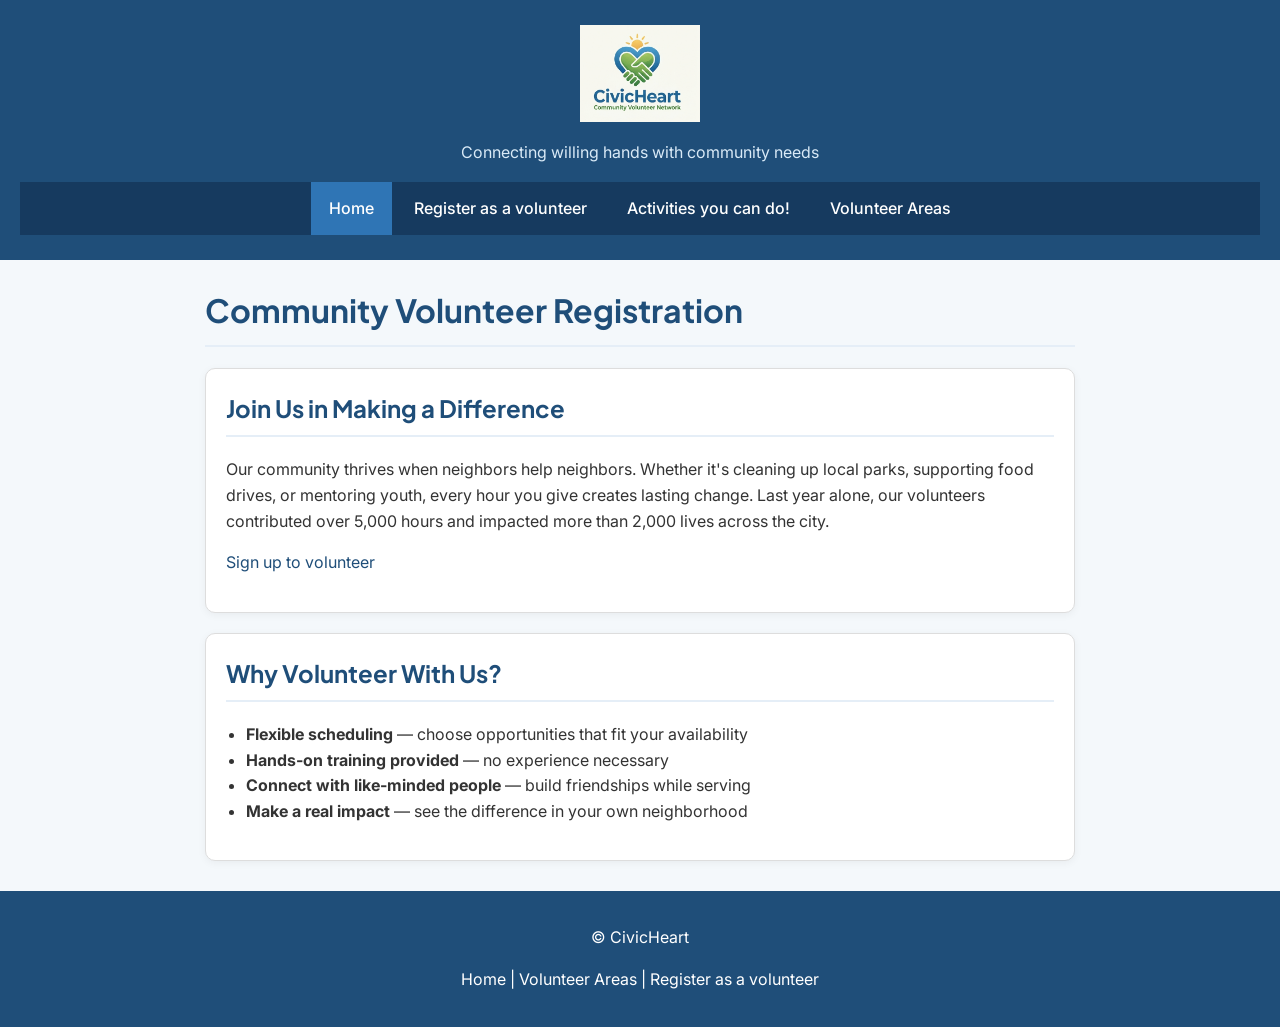
<file: HTML-Jesse/index.html>
<!DOCTYPE html>
<html lang="en">
<head>
  <meta charset="UTF-8">
  <meta name="viewport" content="width=device-width, initial-scale=1.0">
  <title>Welcome to CivicHeart</title>
  <link rel="stylesheet" href="style_Migi.css">
  <script src="script.js" defer></script>
</head>
<body>

  <header>
    <div class="site-branding">
      <a href="index.html">
        <img src="images/civilogo.png" alt="CivicHeart Logo" class="site-logo">
      </a>
      <p class="tagline">Connecting willing hands with community needs</p>
    </div>


    <nav aria-label="Main navigation">
      <ul>
        <li><a href="index.html" aria-current="page">Home</a></li>
        <li><a href="register.html">Register as a volunteer</a></li>
        <li><a href="activities.html">Activities you can do!</a></li>
        <li><a href="about.html">Volunteer Areas</a></li>
        <!-- we can add pages like contacts,etc -->
      </ul>
    </nav>
  </header>

  <main>

    <h1>Community Volunteer Registration</h1>

    <section aria-labelledby="intro-heading">
      <h2 id="intro-heading"> Join Us in Making a Difference</h2>
      <p>Our community thrives when neighbors help neighbors. Whether it's cleaning up local parks, supporting food drives, or mentoring youth, every hour you give creates lasting change. Last year alone, our volunteers contributed over 5,000 hours and impacted more than 2,000 lives across the city.</p>

      <p><a href="register.html">Sign up to volunteer</a></p>
    </section>

    <section aria-labelledby="highlights-heading">
      <h2 id="highlights-heading">Why Volunteer With Us?</h2>
        <ul>
        <li><strong>Flexible scheduling</strong> — choose opportunities that fit your availability</li>
        <li><strong>Hands-on training provided</strong> — no experience necessary</li>
        <li><strong>Connect with like-minded people</strong> — build friendships while serving</li>
        <li><strong>Make a real impact</strong> — see the difference in your own neighborhood</li>
      </ul> 
    </section>
  </main>

  <footer>
    <p>&copy; CivicHeart</p>
    <p>
      <a href="index.html">Home</a> |
      <a href="about.html">Volunteer Areas</a> |
      <a href="register.html">Register as a volunteer</a>
    </p>
  </footer>

</body>
</html>
</file>
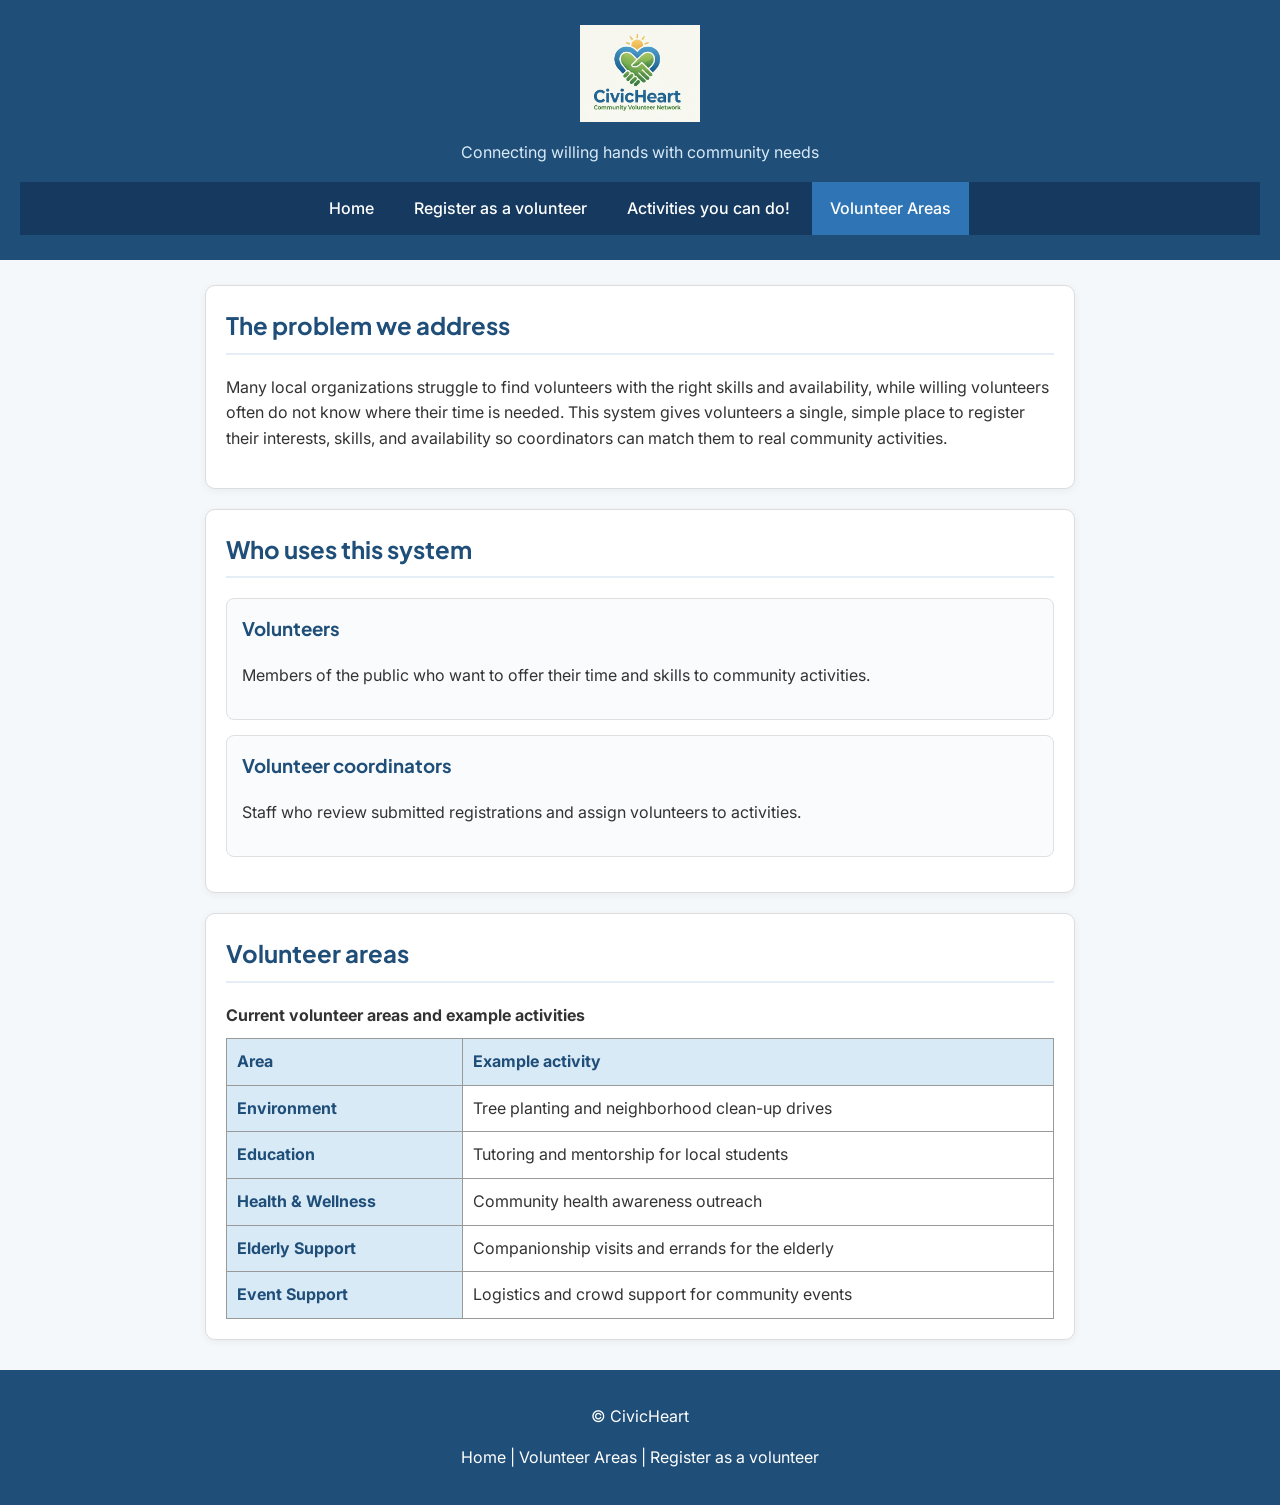
<file: HTML-Jesse/about.html>
<!DOCTYPE html>
<html lang="en">
<head>
  <meta charset="UTF-8">
  <meta name="viewport" content="width=device-width, initial-scale=1.0">
  <title>About Us</title>
  <link rel="stylesheet" href="style_Migi.css">
  <script src="script.js" defer></script>
</head>
<body>


  <header>
    <div class="site-branding">
      <a href="index.html">
        <img src="images/civilogo.png" alt="CivicHeart Logo" class="site-logo">
      </a>
      <p class="tagline">Connecting willing hands with community needs</p>
    </div>

    <nav aria-label="Main navigation">
      <ul>
        <li><a href="index.html">Home</a></li>
        <li><a href="register.html">Register as a volunteer</a></li>
        <li><a href="activities.html">Activities you can do!</a></li>
        <li><a href="about.html" aria-current="page">Volunteer Areas</a></li>
      </ul>
    </nav>
  </header>

  <main id="main-content">

    <section aria-labelledby="problem-heading">
      <h2 id="problem-heading">The problem we address</h2>
      <p>
        Many local organizations struggle to find volunteers with the right skills and
        availability, while willing volunteers often do not know where their time is
        needed. This system gives volunteers a single, simple place to register their
        interests, skills, and availability so coordinators can match them to real
        community activities.
      </p>
    </section>

    <section aria-labelledby="users-heading">
      <h2 id="users-heading">Who uses this system</h2>
      <article>
        <h3>Volunteers</h3>
        <p>Members of the public who want to offer their time and skills to community activities.</p>
      </article>
      <article>
        <h3>Volunteer coordinators</h3>
        <p>Staff who review submitted registrations and assign volunteers to activities.</p>
      </article>
    </section>

    <section aria-labelledby="areas-heading">
      <h2 id="areas-heading">Volunteer areas</h2>
      <table>
        <caption>Current volunteer areas and example activities</caption>
        <thead>
          <tr>
            <th scope="col">Area</th>
            <th scope="col">Example activity</th>
          </tr>
        </thead>
        <tbody>
          <tr>
            <th scope="row">Environment</th>
            <td>Tree planting and neighborhood clean-up drives</td>
          </tr>
          <tr>
            <th scope="row">Education</th>
            <td>Tutoring and mentorship for local students</td>
          </tr>
          <tr>
            <th scope="row">Health &amp; Wellness</th>
            <td>Community health awareness outreach</td>
          </tr>
          <tr>
            <th scope="row">Elderly Support</th>
            <td>Companionship visits and errands for the elderly</td>
          </tr>
          <tr>
            <th scope="row">Event Support</th>
            <td>Logistics and crowd support for community events</td>
          </tr>
        </tbody>
      </table>
    </section>

  </main>

  <footer>
    <p>&copy; CivicHeart</p>
    <p>
      <a href="index.html">Home</a> |
      <a href="about.html">Volunteer Areas</a> |
      <a href="register.html">Register as a volunteer</a>
    </p>
  </footer>

</body>
</html>
</file>
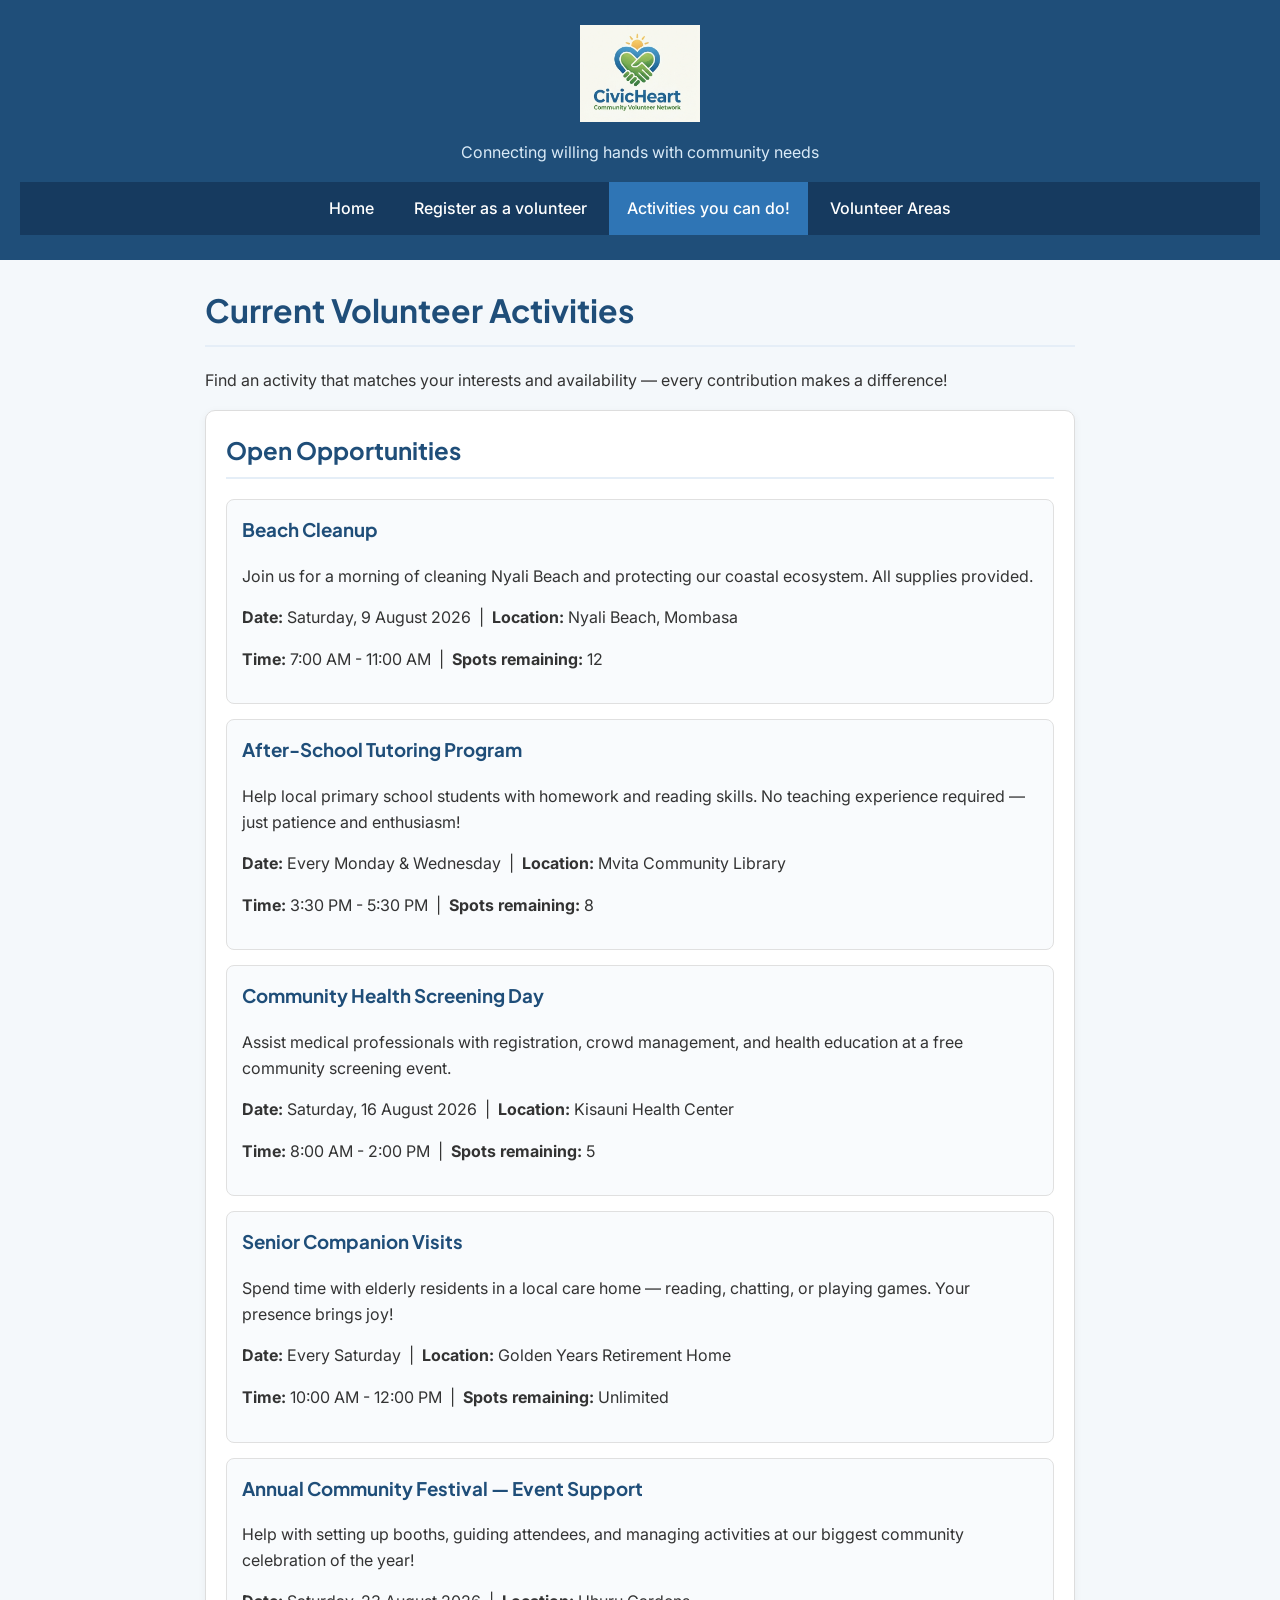
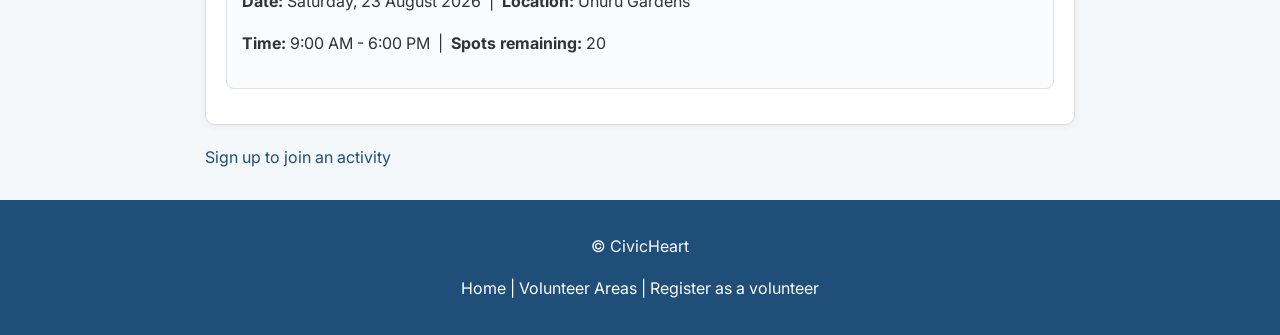
<file: HTML-Jesse/activities.html>
<!DOCTYPE html>
<html lang="en">
<head>
  <meta charset="UTF-8">
  <meta name="viewport" content="width=device-width, initial-scale=1.0">
  <title>Community Volunteer Activities</title>
  <link rel="stylesheet" href="style_Migi.css">
  <script src="script.js" defer></script>
</head>
<body>

  <header>
    <div class="site-branding">
      <a href="index.html">
        <img src="images/civilogo.png" alt="CivicHeart Logo" class="site-logo">
      </a>
      <p class="tagline">Connecting willing hands with community needs</p>
    </div>
    <nav aria-label="Main navigation">
      <ul>
        <li><a href="index.html">Home</a></li>
        <li><a href="register.html">Register as a volunteer</a></li>
        <li><a href="activities.html" aria-current="page">Activities you can do!</a></li>
        <li><a href="about.html">Volunteer Areas</a></li>
      </ul>
    </nav>
  </header>

  <main>
    <h1>Current Volunteer Activities</h1>
    <p>Find an activity that matches your interests and availability — every contribution makes a difference!</p>

    <section aria-labelledby="activities-heading">
      <h2 id="activities-heading">Open Opportunities</h2>

      <!-- Card 1 -->
      <article data-category="environment">
        <h3>Beach Cleanup</h3>
        <p>Join us for a morning of cleaning Nyali Beach and protecting our coastal ecosystem. All supplies provided.</p>
        <p><strong>Date:</strong> Saturday, 9 August 2026 &nbsp;|&nbsp; <strong>Location:</strong> Nyali Beach, Mombasa</p>
        <p><strong>Time:</strong> 7:00 AM - 11:00 AM &nbsp;|&nbsp; <strong>Spots remaining:</strong> 12</p>
      </article>

      <!-- Card 2 -->
      <article data-category="education">
        <h3>After-School Tutoring Program</h3>
        <p>Help local primary school students with homework and reading skills. No teaching experience required — just patience and enthusiasm!</p>
        <p><strong>Date:</strong> Every Monday &amp; Wednesday &nbsp;|&nbsp; <strong>Location:</strong> Mvita Community Library</p>
        <p><strong>Time:</strong> 3:30 PM - 5:30 PM &nbsp;|&nbsp; <strong>Spots remaining:</strong> 8</p>
      </article>

      <!-- Card 3 -->
      <article data-category="health">
        <h3>Community Health Screening Day</h3>
        <p>Assist medical professionals with registration, crowd management, and health education at a free community screening event.</p>
        <p><strong>Date:</strong> Saturday, 16 August 2026 &nbsp;|&nbsp; <strong>Location:</strong> Kisauni Health Center</p>
        <p><strong>Time:</strong> 8:00 AM - 2:00 PM &nbsp;|&nbsp; <strong>Spots remaining:</strong> 5</p>
      </article>
      <!-- Card 4 -->
      <article data-category="elderly-support">
        <h3>Senior Companion Visits</h3>
        <p>Spend time with elderly residents in a local care home — reading, chatting, or playing games. Your presence brings joy!</p>
        <p><strong>Date:</strong> Every Saturday &nbsp;|&nbsp; <strong>Location:</strong> Golden Years Retirement Home</p>
        <p><strong>Time:</strong> 10:00 AM - 12:00 PM &nbsp;|&nbsp; <strong>Spots remaining:</strong> Unlimited</p>
      </article>

      <!-- Card 5 -->
      <article data-category="event-support">
        <h3>Annual Community Festival — Event Support</h3>
        <p>Help with setting up booths, guiding attendees, and managing activities at our biggest community celebration of the year!</p>
        <p><strong>Date:</strong> Saturday, 23 August 2026 &nbsp;|&nbsp; <strong>Location:</strong> Uhuru Gardens</p>
        <p><strong>Time:</strong> 9:00 AM - 6:00 PM &nbsp;|&nbsp; <strong>Spots remaining:</strong> 20</p>
      </article>

    </section>

    <p><a href="register.html">Sign up to join an activity</a></p>
  </main>

  <footer>
    <p>&copy; CivicHeart</p>
    <p>
      <a href="index.html">Home</a> |
      <a href="about.html">Volunteer Areas</a> |
      <a href="register.html">Register as a volunteer</a>
    </p>
  </footer>

</body>
</html>
</file>
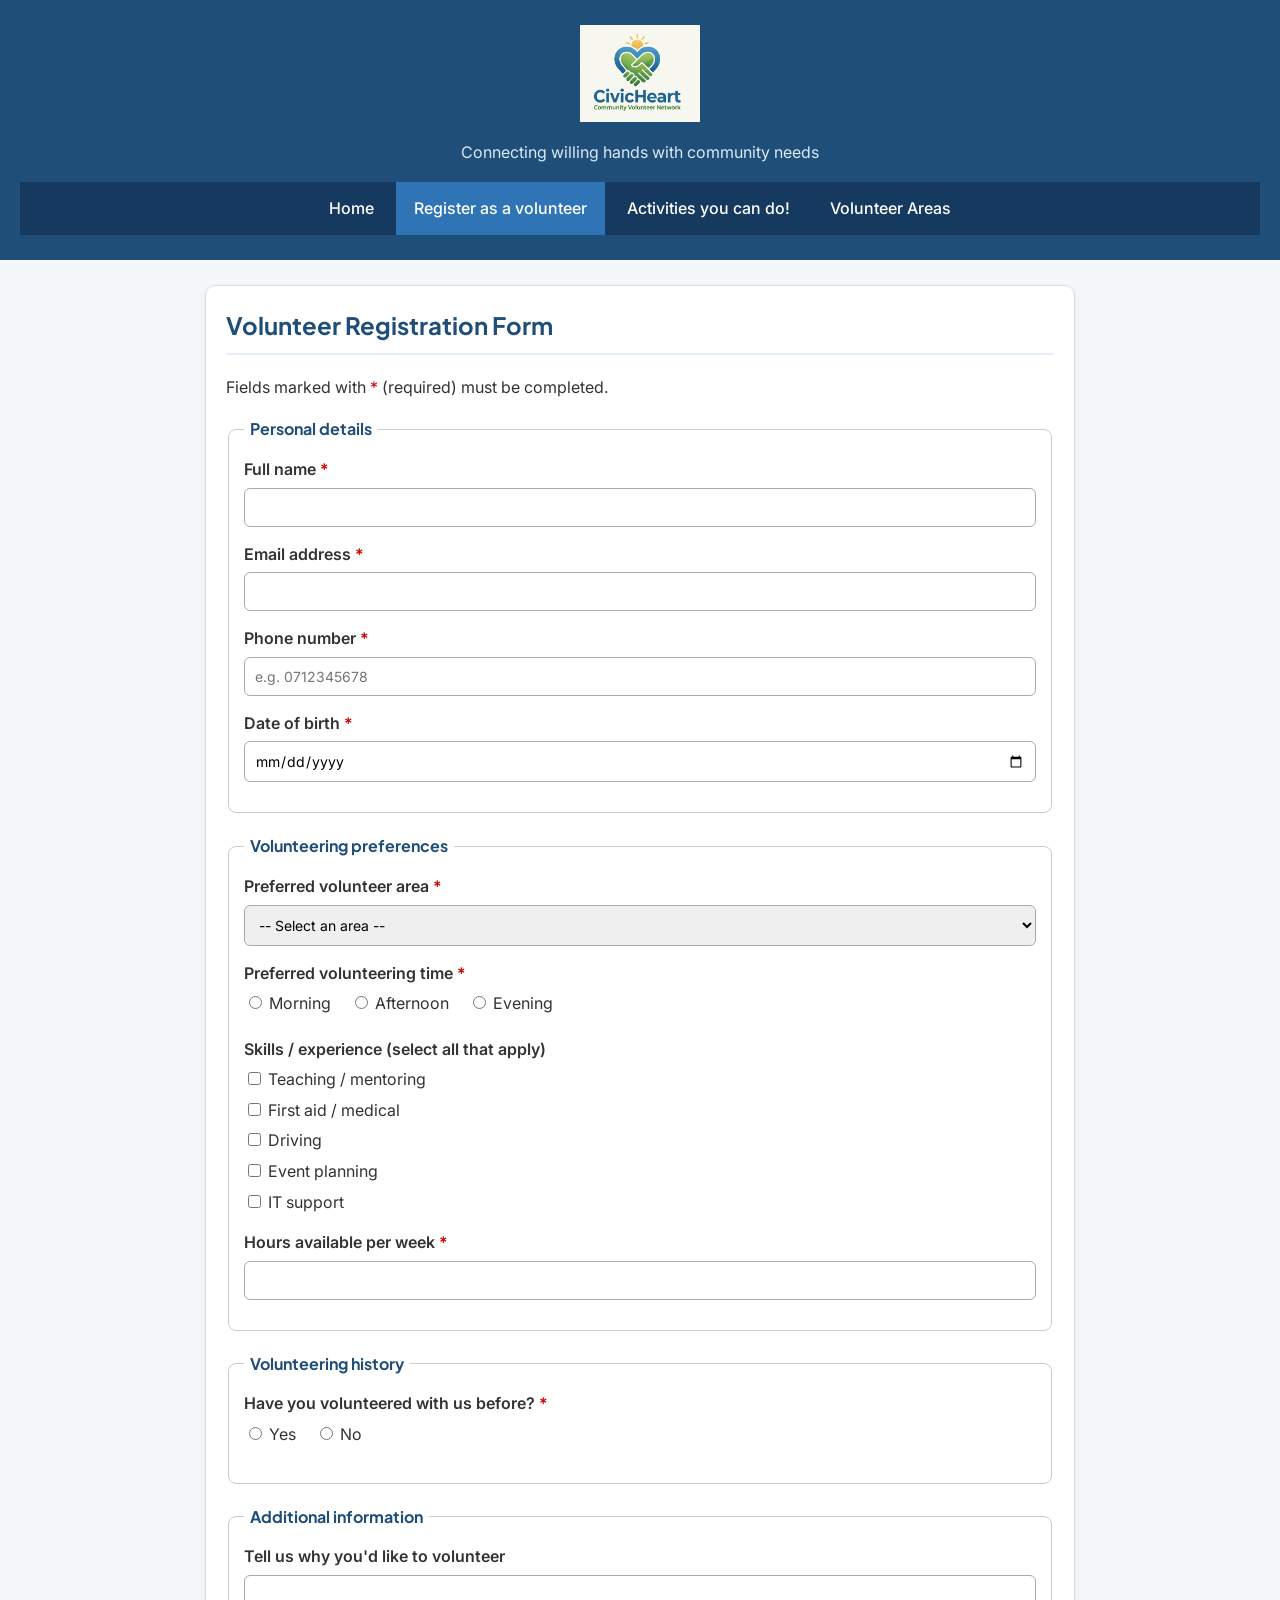
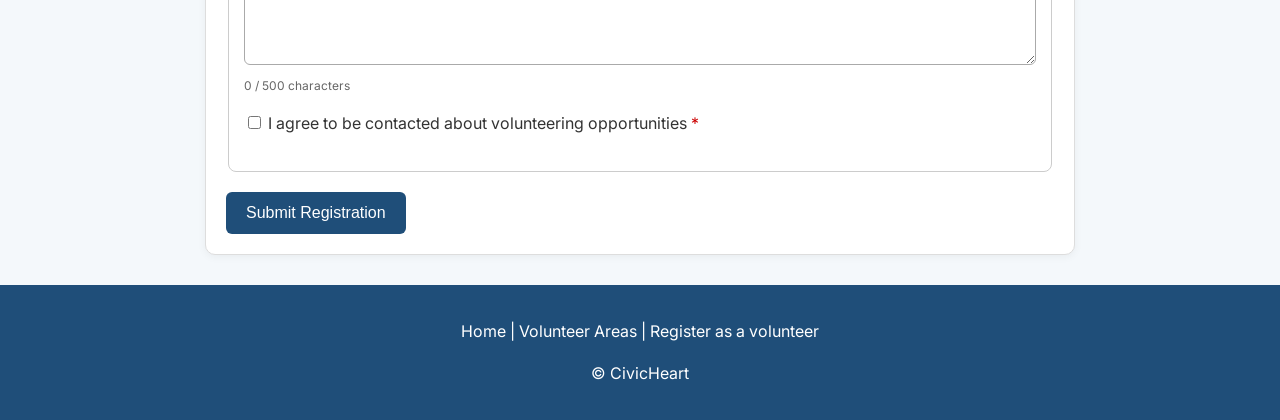
<file: HTML-Jesse/register.html>
<!DOCTYPE html>
<html lang="en">
<head>
  <meta charset="UTF-8">
  <meta name="viewport" content="width=device-width, initial-scale=1.0">
  <title>Volunteer Registration</title>
  <link rel="stylesheet" href="style_Migi.css">
  <script src="script.js" defer></script>
</head>
<body>
  <header>
    <div class="site-branding">
      <a href="index.html">
        <img src="images/civilogo.png" alt="CivicHeart Logo" class="site-logo">
      </a>
      <p class="tagline">Connecting willing hands with community needs</p>
    </div>
    <nav aria-label="Main navigation">
      <ul>
        <li><a href="index.html">Home</a></li>
        <li><a href="register.html" aria-current="page">Register as a volunteer</a></li>
        <li><a href="activities.html">Activities you can do!</a></li>
        <li><a href="about.html">Volunteer Areas</a></li>
      </ul>
    </nav>
  </header>

  <main id="main-content">

    <section aria-labelledby="form-heading">
      <h2 id="form-heading">Volunteer Registration Form</h2>
      <p>
        Fields marked with <span class="required" aria-hidden="true">*</span>
        <span class="visually-hidden">(required)</span> must be completed.
      </p>

      
      <div id="form-status" role="status" aria-live="polite" class="form-status"></div>

      <form id="volunteer-form" action="process.php" method="post" novalidate>

        <fieldset>
          <legend>Personal details</legend>

          <div class="form-field">
            <label for="full-name">Full name <span class="required" aria-hidden="true">*</span></label>
            <input type="text" id="full-name" name="full_name" required>
            <span class="error-message" id="full-name-error" aria-live="polite"></span>
          </div>

          <div class="form-field">
            <label for="email">Email address <span class="required" aria-hidden="true">*</span></label>
            <input type="email" id="email" name="email" required>
            <span class="error-message" id="email-error" aria-live="polite"></span>
          </div>

          <div class="form-field">
            <label for="phone">Phone number <span class="required" aria-hidden="true">*</span></label>
            <input type="tel" id="phone" name="phone" placeholder="e.g. 0712345678" required>
            <span class="error-message" id="phone-error" aria-live="polite"></span>
          </div>

          <div class="form-field">
            <label for="dob">Date of birth <span class="required" aria-hidden="true">*</span></label>
            <input type="date" id="dob" name="date_of_birth" required>
            <span class="error-message" id="dob-error" aria-live="polite"></span>
          </div>
        </fieldset>

        <fieldset>
          <legend>Volunteering preferences</legend>

          <div class="form-field">
            <label for="area">Preferred volunteer area <span class="required" aria-hidden="true">*</span></label>
            <select id="area" name="volunteer_area" required>
              <option value="">-- Select an area --</option>
              <option value="environment">Environment</option>
              <option value="education">Education</option>
              <option value="health">Health &amp; Wellness</option>
              <option value="elderly-support">Elderly Support</option>
              <option value="event-support">Event Support</option>
            </select>
            <span class="error-message" id="area-error" aria-live="polite"></span>
          </div>

          <div class="form-field">
            <span class="group-label">Preferred volunteering time <span class="required" aria-hidden="true">*</span></span>
            <div class="radio-group" role="radiogroup" aria-label="Preferred volunteering time">
              <label><input type="radio" name="preferred_time" value="morning" required> Morning</label>
              <label><input type="radio" name="preferred_time" value="afternoon" required> Afternoon</label>
              <label><input type="radio" name="preferred_time" value="evening" required> Evening</label>
            </div>
            <span class="error-message" id="preferred-time-error" aria-live="polite"></span>
          </div>

          <div class="form-field">
            <span class="group-label">Skills / experience (select all that apply)</span>
            <div class="checkbox-group">
              <label><input type="checkbox" name="skills[]" value="teaching"> Teaching / mentoring</label>
              <label><input type="checkbox" name="skills[]" value="first-aid" id="skill-first-aid"> First aid / medical</label>
              <label><input type="checkbox" name="skills[]" value="driving"> Driving</label>
              <label><input type="checkbox" name="skills[]" value="event-planning"> Event planning</label>
              <label><input type="checkbox" name="skills[]" value="it-support"> IT support</label>
            </div>
          </div>

          
          <div class="form-field" id="certification-field" hidden>
            <label for="certification">First aid / medical certification details <span class="required" aria-hidden="true">*</span></label>
            <input type="text" id="certification" name="certification_details">
            <span class="error-message" id="certification-error" aria-live="polite"></span>
          </div>

          <div class="form-field">
            <label for="hours">Hours available per week <span class="required" aria-hidden="true">*</span></label>
            <input type="number" id="hours" name="hours_per_week" min="1" max="40" required>
            <span class="error-message" id="hours-error" aria-live="polite"></span>
          </div>
        </fieldset>

        <fieldset>
          <legend>Volunteering history</legend>

          <div class="form-field">
            <span class="group-label">Have you volunteered with us before? <span class="required" aria-hidden="true">*</span></span>
            <div class="radio-group" role="radiogroup" aria-label="Previous volunteering experience">
              <label><input type="radio" name="volunteered_before" value="yes" id="volunteered-yes" required> Yes</label>
              <label><input type="radio" name="volunteered_before" value="no" id="volunteered-no" required> No</label>
            </div>
            <span class="error-message" id="volunteered-before-error" aria-live="polite"></span>
          </div>

          
          <div class="form-field" id="previous-org-field" hidden>
            <label for="previous-org">Which organization did you volunteer with? <span class="required" aria-hidden="true">*</span></label>
            <input type="text" id="previous-org" name="previous_organization">
            <span class="error-message" id="previous-org-error" aria-live="polite"></span>
          </div>
        </fieldset>

        <fieldset>
          <legend>Additional information</legend>

          <div class="form-field">
            <label for="message">Tell us why you'd like to volunteer</label>
            <textarea id="message" name="message" rows="4" maxlength="500"></textarea>
            <span class="char-count" id="message-count" aria-live="polite">0 / 500 characters</span>
          </div>

          <div class="form-field checkbox-field">
            <label>
              <input type="checkbox" id="agree-terms" name="agree_terms" required>
              I agree to be contacted about volunteering opportunities <span class="required" aria-hidden="true">*</span>
            </label>
            <span class="error-message" id="agree-terms-error" aria-live="polite"></span>
          </div>
        </fieldset>

        <button type="submit" id="submit-btn">Submit Registration</button>
      </form>
    </section>

  </main>

  <footer>
    <p>
      <a href="index.html">Home</a> |
      <a href="about.html">Volunteer Areas</a> |
      <a href="register.html">Register as a volunteer</a>
    </p>
    <p>&copy; CivicHeart</p>
  </footer>

</body>
</html>
</file>
<file: HTML-Jesse/style_Migi.css>
@import url('https://fonts.googleapis.com/css2?family=Inter:wght@400;500;600&family=Plus+Jakarta+Sans:wght@600;700;800&display=swap');
/* ==========================================================================
   Global Styles & Reset
   ========================================================================== */

* {
  box-sizing: border-box;
}

body {
  margin: 0;
  font-family: 'Inter', -apple-system, BlinkMacSystemFont, 'Segoe UI', Roboto, sans-serif  ;
  background-color: #f4f8fb;
  color: #333333;
  line-height: 1.6;
}

h1, h2, h3, h4, h5, h6, legend {
  font-family: 'Plus Jakarta Sans', sans-serif;
}
/* ==========================================================================
   Header & Navigation
   ========================================================================== */

header {
  background-color: #1f4e79;
  color: #ffffff;
  text-align: center;
  padding: 25px 20px;
}
.site-branding {
  display: flex;
  flex-direction: column;
  align-items: center;
  justify-content: center;
  gap: 10px;
}
.site-logo {
  max-width: 120px;
  height: auto;
  display: block;
}
header h1 {
  margin: 0;
  font-size: 32px;
  letter-spacing: 1px;
}

.tagline {
  margin-top: 8px;
  font-size: 16px;
  color: #d9eaf7;
}

nav {
  background-color: #163a5f;
  position: sticky;
  top: 0;
  z-index: 10;
}

nav ul {
  list-style-type: none;
  margin: 0;
  padding: 0;
  text-align: center;
}

nav li {
  display: inline-block;
}

nav a {
  display: inline-block;
  color: #ffffff;
  text-decoration: none;
  padding: 14px 18px;
  font-weight: 500;
}

nav a:hover,
nav a[aria-current="page"] {
  background-color: #2f75b5;
}

/* ==========================================================================
   Main Content Layout
   ========================================================================== */

main {
  max-width: 900px;
  margin: 25px auto;
  padding: 0 15px;
}

main h1 {
  color: #1f4e79;
  border-bottom: 2px solid #e5eef7;
  padding-bottom: 8px;
}

section {
  background-color: #ffffff;
  border: 1px solid #dddddd;
  border-radius: 10px;
  padding: 20px;
  margin-bottom: 20px;
  box-shadow: 0 2px 8px rgba(0, 0, 0, 0.05);
}

section h2 {
  color: #1f4e79;
  border-bottom: 2px solid #e5eef7;
  padding-bottom: 8px;
  margin-top: 0;
}

/* ==========================================================================
   Lists & Typography
   ========================================================================== */

ul {
  padding-left: 20px;
}

article {
  background-color: #f9fbfd;
  border: 1px solid #e0e0e0;
  border-radius: 8px;
  padding: 15px;
  margin-bottom: 15px;
}

article h3 {
  margin-top: 0;
  color: #1f4e79;
}

a {
  color: #1f4e79;
  text-decoration: none;
}

a:hover {
  text-decoration: underline;
}

/* ==========================================================================
   Tables
   ========================================================================== */

table {
  border-collapse: collapse;
  width: 100%;
  margin-top: 15px;
}

caption {
  font-weight: bold;
  margin-bottom: 10px;
  text-align: left;
}

th,
td {
  border: 1px solid #999999;
  padding: 10px;
  text-align: left;
  vertical-align: top;
}

th {
  background-color: #d9eaf7;
  color: #1f4e79;
}

tr:hover {
  background-color: #f2f2f2;
}

/* ==========================================================================
   Form Controls
   ========================================================================== */

fieldset {
  border: 1px solid #cccccc;
  border-radius: 8px;
  padding: 15px;
  margin-bottom: 20px;
  background-color: #ffffff;
}

legend {
  font-weight: bold;
  color: #1f4e79;
  padding: 0 6px;
}

.form-field {
  margin-bottom: 15px;
}

label,
.group-label {
  display: block;
  font-weight: 600;
  margin-bottom: 5px;
}

input[type="text"],
input[type="email"],
input[type="tel"],
input[type="date"],
input[type="number"],
select,
textarea {
  width: 100%;
  padding: 10px;
  border: 1px solid #aaaaaa;
  border-radius: 6px;
  font-size: 14px;
  font-family: inherit;
}

textarea {
  resize: vertical;
}

.radio-group label,
.checkbox-group label,
.checkbox-field label {
  display: inline-block;
  font-weight: normal;
  margin-right: 15px;
  cursor: pointer;
}

.checkbox-group label {
  display: block;
  margin-bottom: 5px;
}

.required {
  color: #cc0000;
}

.error-message {
  color: #cc0000;
  font-size: 13px;
  display: block;
  margin-top: 4px;
}

.char-count {
  font-size: 12px;
  color: #666666;
  display: block;
  margin-top: 4px;
}

button[type="submit"] {
  background-color: #1f4e79;
  color: #ffffff;
  border: none;
  padding: 12px 20px;
  border-radius: 6px;
  font-size: 16px;
  cursor: pointer;
}

button[type="submit"]:hover {
  background-color: #163a5f;
}

/* ==========================================================================
   Footer
   ========================================================================== */

footer {
  background-color: #1f4e79;
  color: #ffffff;
  text-align: center;
  padding: 18px;
  margin-top: 30px;
}

footer a {
  color: #ffffff;
}

footer a:hover {
  color: #d9eaf7;
}
</file>
